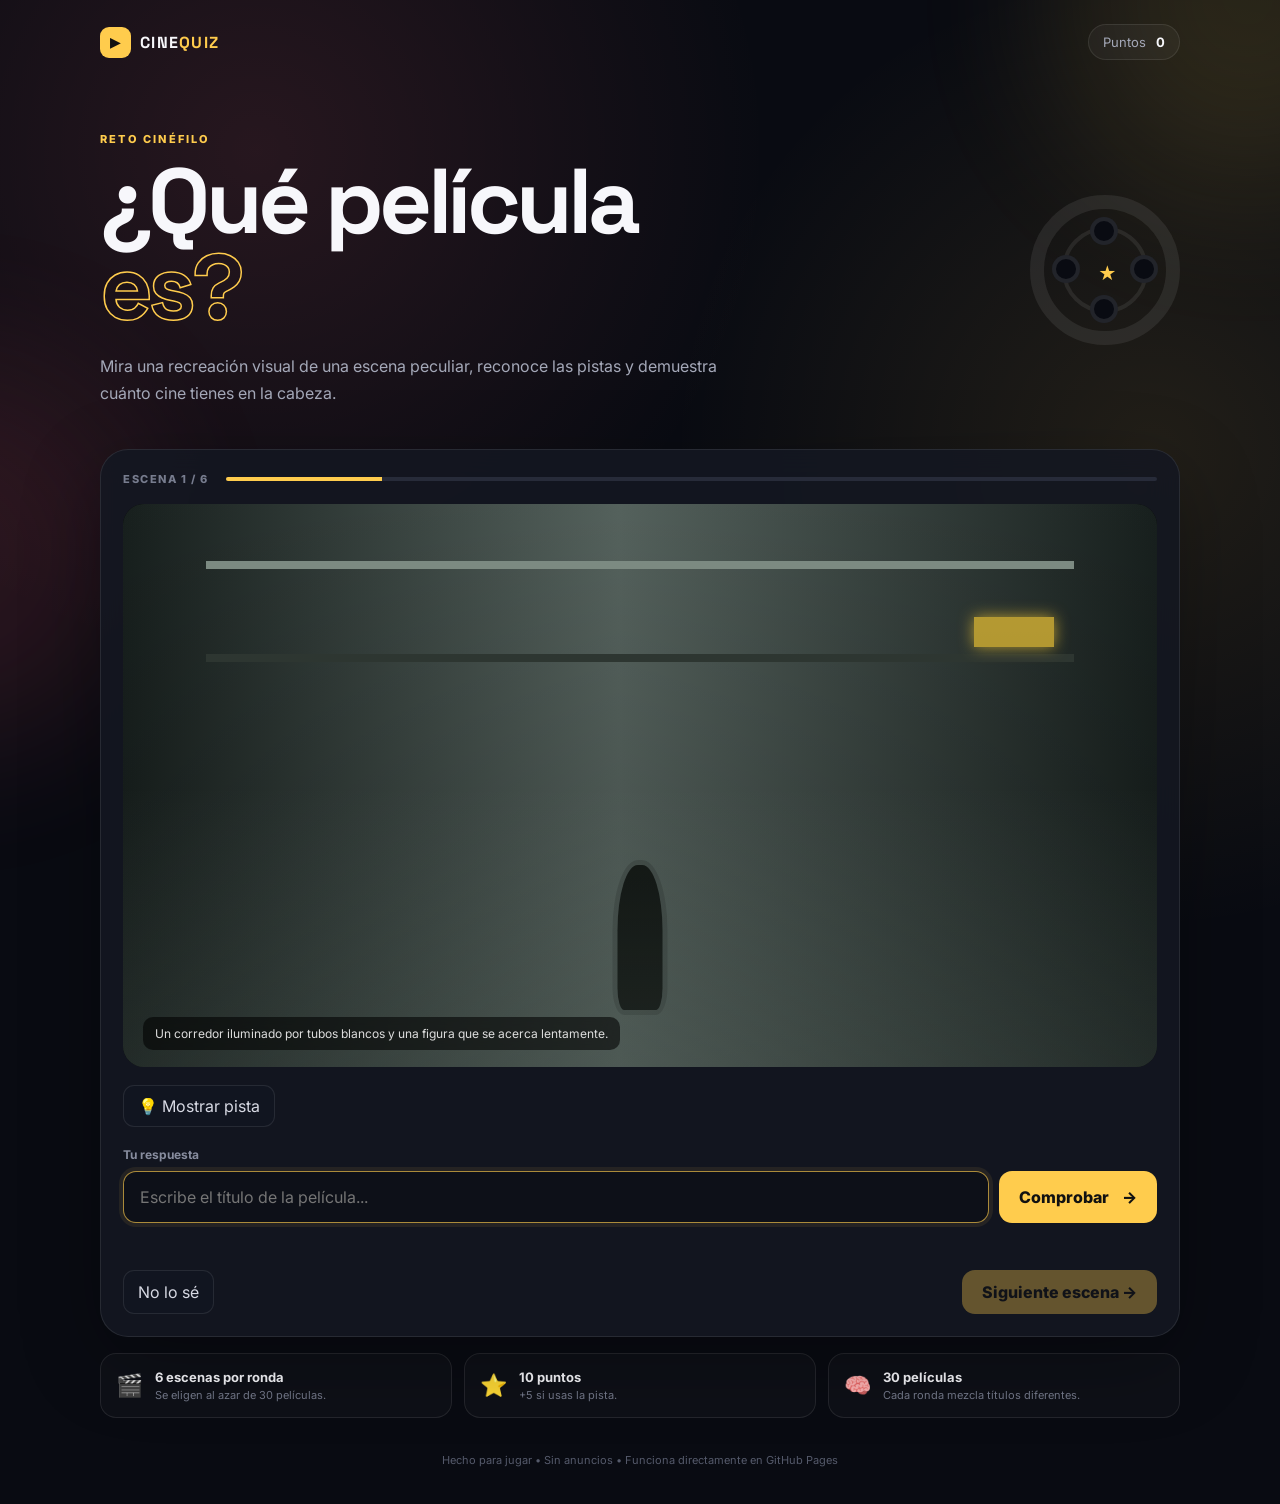
<file: index.html>
<!doctype html>
<html lang="es">
<head>
  <meta charset="UTF-8">
  <meta name="viewport" content="width=device-width, initial-scale=1.0">
  <meta name="description" content="Juego de adivinar películas a partir de escenas recreadas de forma original.">
  <title>¿Qué película es?</title>
  <link rel="preconnect" href="https://fonts.googleapis.com">
  <link rel="preconnect" href="https://fonts.gstatic.com" crossorigin>
  <link href="https://fonts.googleapis.com/css2?family=Inter:wght@400;500;600;700;800&family=Space+Grotesk:wght@500;600;700&display=swap" rel="stylesheet">
  <link rel="stylesheet" href="style.css">
  <script async src="https://pagead2.googlesyndication.com/pagead/js/adsbygoogle.js?client=ca-pub-7962434886627070"
     crossorigin="anonymous"></script>
</head>
<body>
  <div class="bg-orb orb-a"></div>
  <div class="bg-orb orb-b"></div>

  <main class="app-shell">
    <header class="topbar">
      <div class="brand"><span class="brand-mark">▶</span><span>CINE<span class="accent">QUIZ</span></span></div>
      <div class="score-pill">Puntos <strong id="score">0</strong></div>
    </header>

    <section class="hero">
      <div>
        <p class="eyebrow">RETO CINÉFILO</p>
        <h1>¿Qué película<br><span>es?</span></h1>
        <p class="hero-copy">Mira una recreación visual de una escena peculiar, reconoce las pistas y demuestra cuánto cine tienes en la cabeza.</p>
      </div>
      <div class="film-reel" aria-hidden="true">
        <div class="reel-hole h1"></div><div class="reel-hole h2"></div>
        <div class="reel-hole h3"></div><div class="reel-hole h4"></div>
        <div class="reel-center">★</div>
      </div>
    </section>

    <section class="game-card" id="game">
      <div class="game-meta">
        <span id="questionNumber">ESCENA 1 / 6</span>
        <div class="progress"><div id="progressBar"></div></div>
      </div>

      <div class="scene-wrap">
        <div class="scene" id="scene" aria-label="Recreación visual de una escena">
          <!-- Se rellena desde JavaScript -->
        </div>
        <div class="scene-caption" id="sceneCaption"></div>
      </div>

      <div class="clue-row">
        <button class="hint-btn" id="hintBtn">💡 Mostrar pista</button>
        <div class="hint" id="hint" hidden></div>
      </div>

      <div class="answer-area">
        <label for="answer">Tu respuesta</label>
        <div class="answer-line">
          <input id="answer" type="text" autocomplete="off" placeholder="Escribe el título de la película..." maxlength="80">
          <button class="check-btn" id="checkBtn">Comprobar <span>→</span></button>
        </div>
        <p class="feedback" id="feedback" aria-live="polite"></p>
      </div>

      <div class="actions">
        <button class="secondary-btn" id="skipBtn">No lo sé</button>
        <button class="next-btn" id="nextBtn" disabled>Siguiente escena →</button>
      </div>
    </section>

    <section class="rules">
      <div><span>🎬</span><div><strong>6 escenas por ronda</strong><small>Se eligen al azar de 30 películas.</small></div></div>
      <div><span>⭐</span><div><strong>10 puntos</strong><small>+5 si usas la pista.</small></div></div>
      <div><span>🧠</span><div><strong>30 películas</strong><small>Cada ronda mezcla títulos diferentes.</small></div></div>
    </section>

    <section class="result-card" id="result" hidden>
      <div class="result-icon">🏆</div>
      <p class="eyebrow">PARTIDA TERMINADA</p>
      <h2 id="finalTitle">¡Buen trabajo!</h2>
      <p id="finalText"></p>
      <button class="restart-btn" id="restartBtn">Jugar otra vez</button>
    </section>

    <footer>Hecho para jugar • Sin anuncios • Funciona directamente en GitHub Pages</footer>
  </main>

  <script src="script.js"></script>
</body>
</html>
</file>
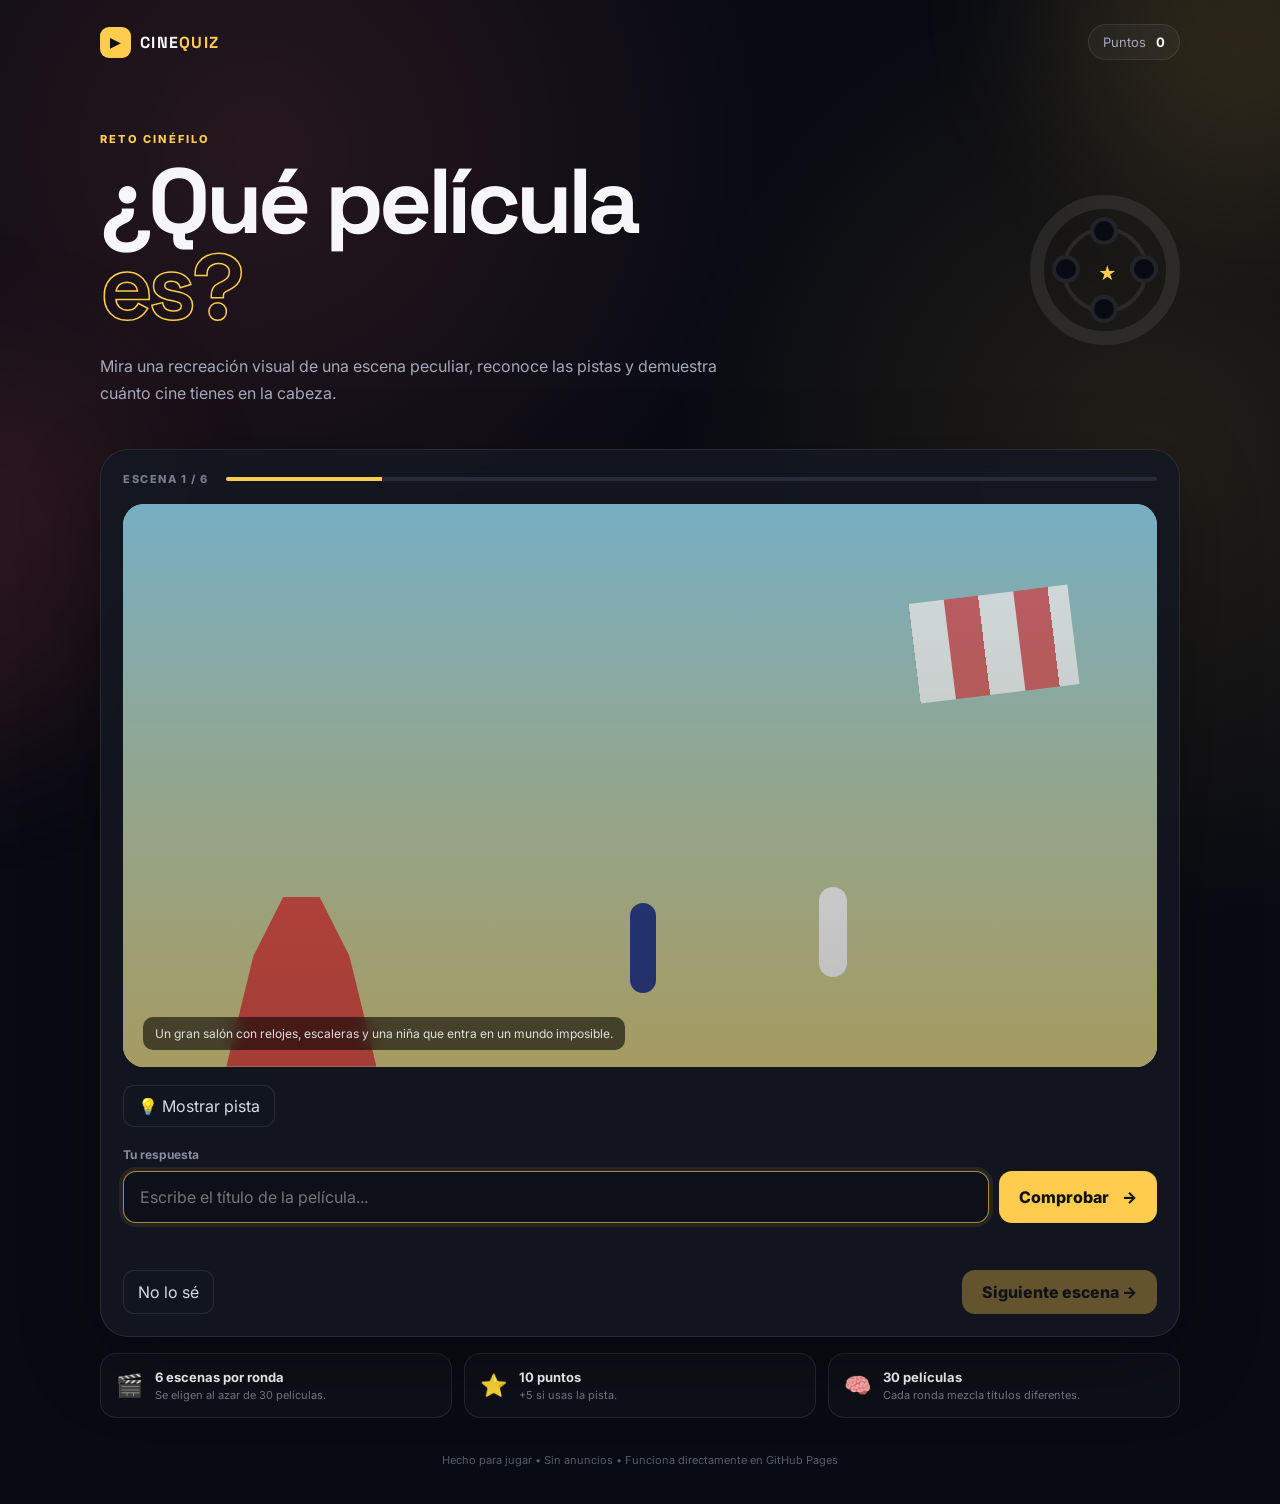
<file: index_6_por_ronda.html>
<!doctype html>
<html lang="es">
<head>
  <meta charset="UTF-8">
  <meta name="viewport" content="width=device-width, initial-scale=1.0">
  <meta name="description" content="Juego de adivinar películas a partir de escenas recreadas de forma original.">
  <title>¿Qué película es?</title>
  <link rel="preconnect" href="https://fonts.googleapis.com">
  <link rel="preconnect" href="https://fonts.gstatic.com" crossorigin>
  <link href="https://fonts.googleapis.com/css2?family=Inter:wght@400;500;600;700;800&family=Space+Grotesk:wght@500;600;700&display=swap" rel="stylesheet">
  <link rel="stylesheet" href="style.css">
</head>
<body>
  <div class="bg-orb orb-a"></div>
  <div class="bg-orb orb-b"></div>

  <main class="app-shell">
    <header class="topbar">
      <div class="brand"><span class="brand-mark">▶</span><span>CINE<span class="accent">QUIZ</span></span></div>
      <div class="score-pill">Puntos <strong id="score">0</strong></div>
    </header>

    <section class="hero">
      <div>
        <p class="eyebrow">RETO CINÉFILO</p>
        <h1>¿Qué película<br><span>es?</span></h1>
        <p class="hero-copy">Mira una recreación visual de una escena peculiar, reconoce las pistas y demuestra cuánto cine tienes en la cabeza.</p>
      </div>
      <div class="film-reel" aria-hidden="true">
        <div class="reel-hole h1"></div><div class="reel-hole h2"></div>
        <div class="reel-hole h3"></div><div class="reel-hole h4"></div>
        <div class="reel-center">★</div>
      </div>
    </section>

    <section class="game-card" id="game">
      <div class="game-meta">
        <span id="questionNumber">ESCENA 1 / 6</span>
        <div class="progress"><div id="progressBar"></div></div>
      </div>

      <div class="scene-wrap">
        <div class="scene" id="scene" aria-label="Recreación visual de una escena">
          <!-- Se rellena desde JavaScript -->
        </div>
        <div class="scene-caption" id="sceneCaption"></div>
      </div>

      <div class="clue-row">
        <button class="hint-btn" id="hintBtn">💡 Mostrar pista</button>
        <div class="hint" id="hint" hidden></div>
      </div>

      <div class="answer-area">
        <label for="answer">Tu respuesta</label>
        <div class="answer-line">
          <input id="answer" type="text" autocomplete="off" placeholder="Escribe el título de la película..." maxlength="80">
          <button class="check-btn" id="checkBtn">Comprobar <span>→</span></button>
        </div>
        <p class="feedback" id="feedback" aria-live="polite"></p>
      </div>

      <div class="actions">
        <button class="secondary-btn" id="skipBtn">No lo sé</button>
        <button class="next-btn" id="nextBtn" disabled>Siguiente escena →</button>
      </div>
    </section>

    <section class="rules">
      <div><span>🎬</span><div><strong>6 escenas por ronda</strong><small>Se eligen al azar de 30 películas.</small></div></div>
      <div><span>⭐</span><div><strong>10 puntos</strong><small>+5 si usas la pista.</small></div></div>
      <div><span>🧠</span><div><strong>30 películas</strong><small>Cada ronda mezcla títulos diferentes.</small></div></div>
    </section>

    <section class="result-card" id="result" hidden>
      <div class="result-icon">🏆</div>
      <p class="eyebrow">PARTIDA TERMINADA</p>
      <h2 id="finalTitle">¡Buen trabajo!</h2>
      <p id="finalText"></p>
      <button class="restart-btn" id="restartBtn">Jugar otra vez</button>
    </section>

    <footer>Hecho para jugar • Sin anuncios • Funciona directamente en GitHub Pages</footer>
  </main>

  <script src="script.js"></script>
</body>
</html>
</file>
<file: style.css>
* { box-sizing: border-box; }

:root {
  --bg: #090b12;
  --panel: rgba(20, 23, 34, .88);
  --panel-2: #151927;
  --text: #f7f7fb;
  --muted: #a4a8b8;
  --line: rgba(255,255,255,.09);
  --accent: #ffcc4d;
  --accent-2: #ff6b7a;
  --good: #5ee6a8;
  --bad: #ff7484;
}

body {
  margin: 0;
  min-height: 100vh;
  color: var(--text);
  background:
    radial-gradient(circle at 20% 10%, rgba(255, 107, 122, .12), transparent 32rem),
    radial-gradient(circle at 90% 30%, rgba(255, 204, 77, .10), transparent 30rem),
    var(--bg);
  font-family: Inter, system-ui, sans-serif;
  overflow-x: hidden;
}

button, input { font: inherit; }
button { cursor: pointer; }

.bg-orb {
  position: fixed;
  width: 24rem; height: 24rem;
  border-radius: 50%;
  filter: blur(80px);
  pointer-events: none;
  opacity: .13;
}
.orb-a { background: #ff5c72; top: 40%; left: -15rem; }
.orb-b { background: #ffd34d; top: -12rem; right: -10rem; }

.app-shell { width: min(1080px, calc(100% - 32px)); margin: 0 auto; padding: 24px 0 32px; position: relative; z-index: 1; }

.topbar { display:flex; justify-content:space-between; align-items:center; }
.brand { font-family:"Space Grotesk", sans-serif; font-weight:800; letter-spacing:.08em; display:flex; align-items:center; gap:9px; }
.brand-mark { width:31px; height:31px; display:grid; place-items:center; background:var(--accent); color:#111; border-radius:9px; font-size:13px; }
.accent { color:var(--accent); }
.score-pill { border:1px solid var(--line); background:rgba(255,255,255,.04); padding:9px 14px; border-radius:999px; color:var(--muted); font-size:13px; }
.score-pill strong { color:var(--text); margin-left:6px; }

.hero { display:flex; align-items:center; justify-content:space-between; gap:30px; padding:72px 0 42px; }
.eyebrow { color:var(--accent); font-size:11px; font-weight:800; letter-spacing:.2em; margin:0 0 12px; }
h1, h2 { font-family:"Space Grotesk", sans-serif; margin:0; line-height:.94; letter-spacing:-.05em; }
h1 { font-size:clamp(54px, 8vw, 92px); }
h1 span { color:transparent; -webkit-text-stroke:1.5px var(--accent); }
.hero-copy { max-width:620px; color:var(--muted); line-height:1.7; font-size:16px; margin:22px 0 0; }

.film-reel { width:150px; height:150px; min-width:150px; border:14px solid rgba(255,255,255,.08); border-radius:50%; position:relative; animation:float 5s ease-in-out infinite; }
.film-reel:before { content:""; position:absolute; inset:18px; border:4px solid rgba(255,255,255,.08); border-radius:50%; }
.reel-hole { position:absolute; width:28px; height:28px; border-radius:50%; background:var(--bg); border:4px solid rgba(255,255,255,.1); }
.h1 { top:8px; left:46px; } .h2 { right:8px; top:46px; } .h3 { bottom:8px; left:46px; } .h4 { left:8px; top:46px; }
.reel-center { position:absolute; inset:54px; border-radius:50%; display:grid; place-items:center; color:var(--accent); font-size:18px; }

.game-card, .result-card { background:var(--panel); border:1px solid var(--line); border-radius:28px; padding:22px; box-shadow:0 24px 80px rgba(0,0,0,.28); backdrop-filter:blur(16px); }
.game-meta { display:flex; align-items:center; gap:18px; color:#777c8e; font-size:11px; font-weight:800; letter-spacing:.14em; margin-bottom:18px; }
.progress { height:4px; background:#272b39; border-radius:99px; flex:1; overflow:hidden; }
#progressBar { width:12.5%; height:100%; background:var(--accent); transition:width .35s ease; }

.scene-wrap { position:relative; overflow:hidden; border-radius:21px; background:#08090d; }
.scene { aspect-ratio: 16/8.7; min-height:290px; position:relative; overflow:hidden; }
.scene-caption { position:absolute; left:20px; bottom:17px; padding:9px 12px; border-radius:10px; background:rgba(0,0,0,.58); backdrop-filter:blur(8px); color:#ddd; font-size:12px; max-width:80%; }

.clue-row { display:flex; align-items:center; gap:12px; margin:18px 0 4px; min-height:34px; }
.hint-btn, .secondary-btn { border:1px solid var(--line); background:#111520; color:#d7d9e3; padding:10px 14px; border-radius:11px; }
.hint-btn:hover, .secondary-btn:hover { border-color:rgba(255,255,255,.2); }
.hint { color:#c9ccda; font-size:13px; line-height:1.5; }

.answer-area { margin-top:20px; }
.answer-area label { display:block; color:#888d9f; font-size:12px; font-weight:700; margin-bottom:9px; }
.answer-line { display:flex; gap:10px; }
input { width:100%; min-width:0; border:1px solid var(--line); outline:none; background:#0d1018; color:var(--text); border-radius:13px; padding:15px 16px; transition:.2s; }
input:focus { border-color:rgba(255,204,77,.65); box-shadow:0 0 0 4px rgba(255,204,77,.08); }
.check-btn, .next-btn, .restart-btn { border:0; border-radius:13px; padding:0 20px; background:var(--accent); color:#111; font-weight:800; white-space:nowrap; }
.check-btn span { margin-left:10px; }
.feedback { min-height:20px; margin:9px 2px 0; font-size:13px; }
.feedback.good { color:var(--good); } .feedback.bad { color:var(--bad); }

.actions { display:flex; justify-content:space-between; gap:10px; margin-top:18px; }
.next-btn { padding:12px 20px; }
.next-btn:disabled { opacity:.35; cursor:not-allowed; }
.restart-btn { padding:13px 20px; margin-top:18px; }

.rules { display:grid; grid-template-columns:repeat(3,1fr); gap:12px; margin:16px 0 30px; }
.rules > div { border:1px solid var(--line); background:rgba(255,255,255,.025); border-radius:16px; padding:15px; display:flex; gap:12px; align-items:center; }
.rules span { font-size:22px; }
.rules strong, .rules small { display:block; }
.rules strong { font-size:13px; }
.rules small { color:#74798a; margin-top:3px; font-size:11px; }

.result-card { text-align:center; padding:60px 22px; }
.result-icon { font-size:55px; margin-bottom:15px; }
.result-card h2 { font-size:48px; }
.result-card p:not(.eyebrow) { color:var(--muted); line-height:1.6; }

footer { text-align:center; color:#555a6b; font-size:11px; padding:5px 0; }

@keyframes float { 0%,100%{transform:translateY(0) rotate(0deg)} 50%{transform:translateY(-10px) rotate(5deg)} }

/* Escenas */
.scene * { position:absolute; }
.sky { inset:0; background:linear-gradient(#151a36 0%, #5a3954 52%, #d08a58 100%); }
.moon { width:90px;height:90px;border-radius:50%;background:#f4dca1;right:11%;top:11%;box-shadow:0 0 45px #f4dca1; }
.water { left:0;right:0;bottom:0;height:43%;background:repeating-linear-gradient(170deg,#263b50 0 9px,#324c61 10px 13px); }
.rock { bottom:20%;left:13%;width:160px;height:85px;background:#151922;clip-path:polygon(0 100%,25% 25%,42% 48%,63% 12%,78% 55%,100% 100%); }
.silhouette { bottom:17%;left:43%;width:80px;height:150px;background:#080a0e;border-radius:45% 45% 8% 8%; }
.silhouette:before { content:""; width:52px;height:52px;border-radius:50%;background:#080a0e;top:-42px;left:14px; }
.silhouette:after { content:""; width:135px;height:12px;background:#080a0e;top:55px;left:-27px;transform:rotate(-7deg); }
.stars { inset:0;background-image:radial-gradient(#fff 1px,transparent 1px);background-size:47px 39px;opacity:.35; }

.mansion { inset:0;background:linear-gradient(#20252d,#3d4047); }
.house { bottom:12%;left:17%;width:66%;height:58%;background:#17191d;clip-path:polygon(0 100%,0 38%,50% 0,100% 38%,100% 100%); }
.window { width:45px;height:65px;background:#e4c66e;box-shadow:0 0 25px rgba(255,215,100,.4);top:41%; }
.w1{left:32%}.w2{left:52%}.w3{left:72%}
.door { width:55px;height:90px;background:#08090b;bottom:12%;left:47%;border:3px solid #454750; }
.fog { inset:0;background:linear-gradient(transparent 55%,rgba(220,220,220,.14)); }

.desert { inset:0;background:linear-gradient(#6b7d91,#d2a36b 54%,#6c452e); }
.sun { width:110px;height:110px;border-radius:50%;background:#ffcf72;top:12%;left:15%;box-shadow:0 0 50px #ffb94d; }
.pyramid { bottom:14%;left:50%;width:250px;height:170px;background:#b7824f;clip-path:polygon(50% 0,100% 100%,0 100%); }
.shadow { bottom:14%;left:50%;width:250px;height:170px;background:rgba(0,0,0,.22);clip-path:polygon(50% 0,100% 100%,50% 100%); }
.explorer { bottom:17%;left:28%;width:24px;height:105px;background:#17181b;border-radius:15px; }
.explorer:before { content:""; width:30px;height:30px;border-radius:50%;background:#17181b;top:-25px;left:-3px; }
.explorer:after { content:""; width:75px;height:9px;background:#17181b;top:40px;left:-25px;transform:rotate(-12deg); }

.city { inset:0;background:linear-gradient(#10152a,#30435b 55%,#11151c); }
.city-light { bottom:0;width:100%;height:44%;background:repeating-linear-gradient(90deg,transparent 0 20px,#202a34 21px 45px); }
.neon { width:180px;height:58px;top:20%;left:14%;border:4px solid #e95b9f;box-shadow:0 0 22px #e95b9f;transform:rotate(-4deg); }
.neon-text { top:27%;left:18%;font:800 24px "Space Grotesk";color:#ffbddf;letter-spacing:.15em;text-shadow:0 0 16px #e95b9f; }
.car { bottom:14%;left:35%;width:260px;height:65px;background:#171a21;border-radius:80px 80px 15px 15px; }
.car:before { content:""; width:95px;height:45px;top:-30px;left:75px;background:#1b2029;clip-path:polygon(15% 100%,30% 0,78% 0,100% 100%); }
.wheel { width:48px;height:48px;border-radius:50%;background:#08090b;border:8px solid #363945;bottom:-18px; }
.wheel.a{left:35px}.wheel.b{right:35px}

.spaceship { inset:0;background:radial-gradient(circle at 65% 32%,#34496b,#090d17 48%,#020308); }
.planet { width:170px;height:170px;border-radius:50%;background:#826e5d;right:7%;bottom:-60px;box-shadow:inset -30px -20px 35px rgba(0,0,0,.4); }
.ship { left:25%;top:35%;width:300px;height:72px;background:#b9c2c8;clip-path:polygon(0 65%,16% 45%,55% 38%,100% 65%,58% 88%,18% 82%);filter:drop-shadow(0 0 14px rgba(180,220,255,.4)); }
.ship:after { content:""; width:150px;height:13px;background:#8fe0ff;left:70px;bottom:-20px;filter:blur(5px); }

.ballroom { inset:0;background:linear-gradient(#332a38,#8e6574 65%,#28212b); }
.chandelier { top:4%;left:43%;width:100px;height:100px;border-bottom:5px solid #e7d39b; }
.chandelier:before { content:""; width:80px;height:35px;border:5px solid #e7d39b;border-top:0;border-radius:0 0 50% 50%;left:5px;top:25px; }
.dancer { bottom:12%;left:47%;width:25px;height:120px;background:#0b0b10;border-radius:20px; }
.dancer:before { content:""; width:35px;height:35px;border-radius:50%;background:#0b0b10;top:-28px;left:-5px; }
.dancer:after { content:""; width:125px;height:80px;background:#0b0b10;clip-path:polygon(50% 0,100% 100%,0 100%);top:55px;left:-50px; }

.forest { inset:0;background:linear-gradient(#0b1716,#1b3b2b 60%,#0c1611); }
.tree { bottom:0;width:90px;height:100%;background:#101c18;clip-path:polygon(50% 0,100% 100%,0 100%); }
.t1{left:2%}.t2{left:20%;width:130px}.t3{right:7%;width:150px}
.path { bottom:0;left:35%;width:30%;height:90%;background:#a48a67;clip-path:polygon(48% 0,56% 0,100% 100%,0 100%); }
.lantern { bottom:20%;left:48%;width:35px;height:50px;border-radius:12px;background:#ffd86d;box-shadow:0 0 45px #ffd86d; }
.figure { bottom:15%;left:47%;width:42px;height:100px;background:#0a0d0d;border-radius:25px; }

.desks { inset:0;background:linear-gradient(#c9c1aa,#8b7f69); }
.table { bottom:13%;left:18%;width:64%;height:42%;background:#4a3021;border-radius:12px; }
.plates { width:90px;height:90px;border-radius:50%;background:#eee8d5;border:7px solid #b9ae91;bottom:34%; }
.p1{left:30%}.p2{left:61%}
.candles { width:14px;height:45px;background:#e9d5a0;bottom:55%;left:49%;box-shadow:0 0 18px #ffd86d; }
.person-a,.person-b { bottom:50%;width:45px;height:90px;background:#20232b;border-radius:25px; }
.person-a{left:10%}.person-b{right:10%}

@media (max-width: 700px) {
  .app-shell { width:min(100% - 20px, 1080px); padding-top:15px; }
  .hero { padding:48px 0 28px; }
  .film-reel { display:none; }
  .game-card { padding:14px; border-radius:20px; }
  .scene { min-height:220px; }
  .answer-line { flex-direction:column; }
  .check-btn { min-height:48px; }
  .rules { grid-template-columns:1fr; }
  .actions { flex-direction:column; }
  .next-btn, .secondary-btn { width:100%; min-height:46px; }
  .scene-caption { left:12px; bottom:12px; font-size:10px; }
}

@media (prefers-reduced-motion: reduce) {
  .film-reel { animation:none; }
}


/* =========================================================
   Escenas nuevas: ilustraciones más claras y reconocibles
   Cada partida selecciona 6 películas de un catálogo de 30.
   ========================================================= */

.scene-art { inset:0; overflow:hidden; position:absolute; }
.scene-art > * { position:absolute; }

/* Common helpers */
.scene-art::after { content:""; position:absolute; inset:0; pointer-events:none;
  background:linear-gradient(180deg, rgba(0,0,0,.02), rgba(0,0,0,.22)); }

.titanic { background:linear-gradient(#101b38 0%,#263b62 52%,#0b1725 100%); }
.titanic .sea { left:0;right:0;bottom:0;height:43%;background:repeating-linear-gradient(170deg,#173149 0 8px,#274b64 9px 13px); }
.titanic .stars { inset:0;background-image:radial-gradient(#fff 1.5px,transparent 1.5px);background-size:58px 47px;opacity:.55; }
.titanic .moon { width:78px;height:78px;border-radius:50%;background:#ffe7a8;right:12%;top:12%;box-shadow:0 0 45px #ffe7a8; }
.titanic .ship { width:260px;height:70px;bottom:28%;left:17%;background:#20252d;clip-path:polygon(0 45%,8% 100%,92% 100%,100% 45%); }
.titanic .ship::before { content:"";position:absolute;width:180px;height:28px;left:40px;top:-17px;background:#d9d1bd;clip-path:polygon(0 100%,10% 0,90% 0,100% 100%); }
.titanic .ship::after { content:"";position:absolute;width:16px;height:55px;left:75px;top:-55px;background:#34363b;box-shadow:42px 0 #34363b,84px 0 #34363b; }
.titanic .iceberg { width:145px;height:85px;right:4%;bottom:26%;background:#dcecf1;clip-path:polygon(0 100%,20% 30%,37% 55%,58% 0,75% 48%,100% 100%); }
.titanic .couple { width:25px;height:72px;left:58%;bottom:14%;background:#080b10;border-radius:12px;box-shadow:20px -8px 0 -4px #080b10; }

.shining { background:linear-gradient(#23252c,#72706d); }
.shining .hotel-wall { inset:0;background:linear-gradient(90deg,#6f6c63 0 12%,#24252a 12% 88%,#6f6c63 88%); }
.shining .hall { left:12%;right:12%;top:0;bottom:0;background:linear-gradient(90deg,#45454a,#191a1e 50%,#45454a); }
.shining .door { width:90px;height:175px;left:50%;bottom:13%;transform:translateX(-50%);background:#241a17;border:7px solid #665e52; }
.shining .carpet { left:14%;right:14%;bottom:0;height:43%;background:#5d2631;clip-path:polygon(22% 0,78% 0,100% 100%,0 100%); }
.shining .light { width:22px;height:140px;left:50%;top:0;transform:translateX(-50%);background:#eee7c8;box-shadow:0 0 35px #fff4bd;opacity:.35; }
.shining .axe-mark { width:24px;height:95px;left:51%;top:43%;background:#1a1513;transform:rotate(18deg);box-shadow:0 0 0 5px rgba(0,0,0,.18); }

.indiana { background:linear-gradient(#78a2bb,#e0b16c 58%,#8c5634); }
.indiana .desert { inset:48% 0 0;background:#c28b54; }
.indiana .sun { width:86px;height:86px;border-radius:50%;left:12%;top:12%;background:#ffd47b;box-shadow:0 0 50px #ffbd50; }
.indiana .temple { width:270px;height:160px;left:48%;bottom:14%;background:#9b6b3f;clip-path:polygon(50% 0,100% 100%,0 100%); }
.indiana .pillar { width:32px;height:92px;left:65%;bottom:14%;background:#76502f; }
.indiana .adventurer { width:28px;height:105px;left:27%;bottom:16%;background:#27201a;border-radius:15px; }
.indiana .adventurer::before { content:"";position:absolute;width:34px;height:25px;left:-3px;top:-20px;border-radius:50%;background:#5c3d25; }
.indiana .whip { width:110px;height:5px;left:28%;bottom:42%;background:#302118;transform:rotate(-24deg);transform-origin:left; }

.bladerunner { background:linear-gradient(#11182e,#273b54 60%,#080c13); }
.bladerunner .future-sky { inset:0;background:radial-gradient(circle at 70% 20%,#566d8e,transparent 25%),linear-gradient(#11182e,#172536); }
.bladerunner .buildings { inset:auto 0 22% 0;height:52%;background:linear-gradient(90deg,#111722 0 12%,#252e3b 12% 23%,#0d121b 23% 36%,#313846 36% 49%,#0b1018 49% 64%,#252d39 64% 77%,#0b1018 77%); }
.bladerunner .rain { inset:0;background:repeating-linear-gradient(105deg,transparent 0 17px,rgba(180,220,255,.18) 18px 19px); }
.bladerunner .neon-sign { width:175px;height:55px;left:10%;top:25%;border:4px solid #ff6fae;box-shadow:0 0 30px #ff6fae;transform:rotate(-5deg); }
.bladerunner .flying-car { width:130px;height:35px;right:14%;top:39%;background:#a9bac8;border-radius:70% 70% 25% 25%;box-shadow:0 0 24px #8fdcff; }
.bladerunner .street { left:0;right:0;bottom:0;height:25%;background:#090d13; }

.space { background:#02040a; }
.space .space-bg { inset:0;background:radial-gradient(circle at 70% 30%,#3a506f,transparent 30%),#02040a; }
.space .planet-big { width:190px;height:190px;border-radius:50%;right:3%;bottom:-55px;background:#7b6c60;box-shadow:inset -30px -20px 40px rgba(0,0,0,.5); }
.space .planet-ring { width:270px;height:55px;right:-35px;bottom:18px;border:9px solid #a99883;border-radius:50%;transform:rotate(-18deg);opacity:.6; }
.space .spaceship-clear { width:285px;height:58px;left:19%;top:39%;background:#c6d0d5;clip-path:polygon(0 58%,18% 35%,62% 31%,100% 60%,62% 84%,18% 80%);filter:drop-shadow(0 0 12px rgba(180,220,255,.6)); }
.space .spaceship-clear::after { content:"";position:absolute;width:120px;height:10px;left:70px;bottom:-17px;background:#8fe5ff;filter:blur(5px); }
.space .stars2 { inset:0;background-image:radial-gradient(#fff 1px,transparent 1px);background-size:41px 37px;opacity:.7; }

.cinderella { background:linear-gradient(#31243e,#9b7181); }
.cinderella .ballroom-bg { inset:0;background:linear-gradient(#3d2a49,#b17785 68%,#28212c); }
.cinderella .chandelier-clear { width:100px;height:90px;top:4%;left:50%;transform:translateX(-50%);border-bottom:5px solid #efd58c;border-radius:50%;box-shadow:0 25px 28px rgba(255,220,130,.3); }
.cinderella .stairs { left:8%;bottom:0;width:84%;height:55%;background:#6e5261;clip-path:polygon(0 100%,20% 20%,65% 20%,100% 100%); }
.cinderella .princess { width:25px;height:100px;left:52%;bottom:22%;background:#1b1521;border-radius:15px; }
.cinderella .dress { width:130px;height:85px;left:calc(52% - 52px);bottom:8%;background:#d9eaff;clip-path:polygon(50% 0,100% 100%,0 100%);filter:drop-shadow(0 0 14px #bde0ff); }
.cinderella .shoe { width:35px;height:15px;left:65%;bottom:9%;background:#d9f4ff;transform:rotate(-12deg);border-radius:50%;box-shadow:0 0 15px #fff; }

.lotr { background:linear-gradient(#10221f,#2e5943 60%,#101a13); }
.lotr .forest-bg { inset:0;background:linear-gradient(#081817,#244b36 58%,#0c1610); }
.lotr .mountains { width:75%;height:55%;left:25%;top:8%;background:#1b302b;clip-path:polygon(0 100%,35% 30%,55% 65%,80% 10%,100% 100%); }
.lotr .trees { inset:auto 0 0;height:70%;background:linear-gradient(90deg,#0b1511 0 8%,transparent 8% 20%,#0b1511 20% 28%,transparent 28% 72%,#0b1511 72% 81%,transparent 81%); }
.lotr .path-clear { width:38%;height:82%;left:31%;bottom:0;background:#a38a68;clip-path:polygon(44% 0,56% 0,100% 100%,0 100%); }
.lotr .traveler { width:32px;height:95px;left:49%;bottom:17%;background:#111713;border-radius:18px; }
.lotr .lantern-clear { width:27px;height:38px;left:56%;bottom:27%;background:#ffd86d;border-radius:8px;box-shadow:0 0 35px #ffd86d; }

.harrysally { background:#8c7662; }
.harrysally .restaurant { inset:0;background:linear-gradient(#5b3b2c,#b49778); }
.harrysally .booth { left:7%;right:7%;bottom:19%;height:45%;background:#7a2431;border-radius:20px 20px 0 0; }
.harrysally .table-clear { width:62%;height:25%;left:19%;bottom:15%;background:#5a3825;border-radius:50%; }
.harrysally .person-left,.harrysally .person-right { width:35px;height:85px;bottom:32%;background:#20232a;border-radius:18px; }
.harrysally .person-left { left:24%; }.harrysally .person-right { right:24%; }
.harrysally .speech { width:70px;height:40px;left:46%;top:19%;border-radius:50%;background:#f7eee0;box-shadow:0 0 0 5px rgba(255,255,255,.1); }

.et { background:linear-gradient(#101f44,#718cc0); }
.et .suburb-sky { inset:0;background:linear-gradient(#14254e,#7f98c3); }
.et .moon-big { width:220px;height:220px;border-radius:50%;right:7%;top:5%;background:#f0e4cb;box-shadow:0 0 45px #e9e0cb; }
.et .hill { left:0;right:0;bottom:0;height:38%;background:#18251f;clip-path:polygon(0 70%,35% 25%,62% 58%,100% 20%,100% 100%,0 100%); }
.et .bike { width:115px;height:70px;left:37%;bottom:18%;border:5px solid #111; border-radius:50%;box-shadow:90px 0 0 -28px #111; }
.et .kid { width:25px;height:80px;left:49%;bottom:26%;background:#101216;border-radius:15px; }
.et .et-figure { width:38px;height:58px;left:53%;bottom:25%;background:#657b62;border-radius:45%; }

.duel { background:#d3a77b; }
.duel .road-sky { inset:0;background:linear-gradient(#9eb5c2 0 55%,#bd956d 56%); }
.duel .road { left:0;right:0;bottom:0;height:48%;background:#55483f;clip-path:polygon(36% 0,64% 0,100% 100%,0 100%); }
.duel .truck { width:180px;height:65px;right:13%;bottom:30%;background:#333a3d;border-radius:10px;box-shadow:0 0 18px rgba(0,0,0,.3); }
.duel .car-red { width:105px;height:42px;left:18%;bottom:20%;background:#9b2c27;border-radius:35px 35px 8px 8px; }
.duel .dust { width:230px;height:70px;left:8%;bottom:14%;background:rgba(230,190,145,.45);border-radius:50%;filter:blur(8px); }

.coraline { background:#3b4a72; }
.coraline .wallpaper { inset:0;background:repeating-linear-gradient(90deg,#4d5b87 0 30px,#586998 31px 34px); }
.coraline .secret-door { width:145px;height:190px;left:42%;bottom:10%;background:#35261d;border:12px solid #7b5b3d;border-radius:4px; }
.coraline .blue-room { width:90px;height:135px;left:calc(42% + 27px);bottom:30%;background:#192d55; }
.coraline .button-eye { width:45px;height:45px;left:54%;top:29%;border-radius:50%;background:#111;border:10px solid #d8c39d; }
.coraline .girl { width:24px;height:85px;left:27%;bottom:13%;background:#e6a64e;border-radius:12px; }

.collateral { background:#182039; }
.collateral .la-sky { inset:0;background:linear-gradient(#171e38,#7e5c5d 62%,#1b1d25); }
.collateral .city-blocks { left:0;right:0;bottom:0;height:48%;background:linear-gradient(90deg,#171a24 0 18%,#292d39 18% 32%,#111520 32% 50%,#2d3038 50% 70%,#121722 70%); }
.collateral .taxi { width:180px;height:48px;left:34%;bottom:16%;background:#c5ad3c;border-radius:40px 50px 8px 8px; }
.collateral .taxi::before { content:"";position:absolute;width:70px;height:28px;left:52px;top:-20px;background:#30333b;clip-path:polygon(15% 100%,30% 0,78% 0,100% 100%); }
.collateral .passenger { width:20px;height:52px;left:48%;bottom:29%;background:#12141a;border-radius:12px; }
.collateral .streetlight { width:8px;height:150px;right:14%;bottom:0;background:#222; }
.collateral .streetlight::before { content:"";position:absolute;width:45px;height:8px;right:0;top:0;background:#222; }

.jurassic { background:#173f2d; }
.jurassic .jungle { inset:0;background:linear-gradient(#294f3c,#10251b); }
.jurassic .mountain { width:70%;height:55%;left:15%;top:0;background:#1b3029;clip-path:polygon(0 100%,42% 20%,60% 48%,100% 100%); }
.jurassic .fence { left:0;right:0;bottom:29%;height:18%;border-top:6px solid #8f9b94;border-bottom:6px solid #8f9b94;background:repeating-linear-gradient(90deg,transparent 0 28px,#8f9b94 29px 34px);opacity:.8; }
.jurassic .dino-head { width:100px;height:130px;right:15%;bottom:34%;background:#243f2d;border-radius:50% 50% 35% 20%;transform:rotate(-12deg); }
.jurassic .dino-head::before { content:"";position:absolute;width:18px;height:18px;right:25px;top:30px;background:#ffd54a;border-radius:50%; }
.jurassic .jeep { width:130px;height:50px;left:14%;bottom:12%;background:#d0aa3c;border-radius:10px; }
.jurassic .rain-lines { inset:0;background:repeating-linear-gradient(105deg,transparent 0 22px,rgba(210,235,255,.16) 23px 24px); }

.pulp { background:#b48a62; }
.pulp .diner-bg { inset:0;background:linear-gradient(#73432e,#c19a6d); }
.pulp .booth-red { left:8%;right:8%;bottom:20%;height:42%;background:#8f2430;border-radius:22px; }
.pulp .milkshake { width:32px;height:55px;left:30%;bottom:38%;background:#f0d7b6;border-radius:5px 5px 12px 12px;box-shadow:0 -18px 0 -6px #fff1df; }
.pulp .suit-person,.pulp .suit-person2 { width:28px;height:95px;bottom:24%;background:#111319;border-radius:15px; }
.pulp .suit-person { left:25%; }.pulp .suit-person2 { right:25%; }
.pulp .briefcase { width:65px;height:42px;left:47%;bottom:28%;background:#493526;border-radius:5px; }

.memento { background:#7d6653; }
.memento .room { inset:0;background:linear-gradient(#9d856d,#59463a); }
.memento .desk { width:65%;height:25%;left:18%;bottom:17%;background:#3b2a22; }
.memento .photo { width:110px;height:75px;left:29%;top:22%;background:#ddd0b7;transform:rotate(-5deg); }
.memento .polaroids { width:85px;height:65px;right:24%;top:35%;background:#eee4cf;transform:rotate(9deg); }
.memento .man { width:28px;height:100px;right:18%;bottom:20%;background:#202127;border-radius:15px; }
.memento .tattoo-note { width:120px;height:30px;left:40%;bottom:42%;background:#f0e2bd;transform:rotate(-8deg); }

.orient { background:#9fb6c9; }
.orient .snow-sky { inset:0;background:linear-gradient(#788ea4,#dbe5eb); }
.orient .mountain-snow { left:0;right:0;bottom:30%;height:50%;background:#75838a;clip-path:polygon(0 100%,20% 20%,40% 75%,63% 10%,80% 70%,100% 25%,100% 100%); }
.orient .train { left:4%;right:4%;bottom:12%;height:28%;background:#263744;border-radius:10px 10px 0 0; }
.orient .train-window { width:72px;height:48px;left:45%;bottom:23%;background:#d8b96d;border:6px solid #17222a;box-shadow:-100px 0 #d8b96d,100px 0 #d8b96d; }
.orient .snowfall { inset:0;background:repeating-linear-gradient(115deg,transparent 0 18px,rgba(255,255,255,.65) 19px 21px); }

.encounters { background:#111c35; }
.encounters .farm-sky { inset:0;background:linear-gradient(#0c1730,#273a57 60%,#111711); }
.encounters .stars3 { inset:0;background-image:radial-gradient(#fff 1px,transparent 1px);background-size:53px 41px;opacity:.65; }
.encounters .mountain-dark { width:75%;height:48%;left:13%;bottom:25%;background:#10171d;clip-path:polygon(0 100%,35% 25%,54% 60%,75% 8%,100% 100%); }
.encounters .farmhouse { width:120px;height:80px;left:12%;bottom:17%;background:#171714;clip-path:polygon(0 100%,0 35%,50% 0,100% 35%,100% 100%); }
.encounters .ufo-lights { width:190px;height:45px;right:16%;top:22%;background:radial-gradient(ellipse,#f9ed9a 0 20%,transparent 65%);border-radius:50%;box-shadow:0 30px 25px rgba(255,235,120,.25); }

.jaws { background:#17627c; }
.jaws .ocean { inset:0;background:linear-gradient(#4d91a8,#126078 60%,#083e50); }
.jaws .sunset { width:95px;height:95px;border-radius:50%;right:14%;top:15%;background:#ffbf69;box-shadow:0 0 35px #ffb45c; }
.jaws .boat { width:170px;height:45px;left:17%;bottom:34%;background:#d9d0bd;clip-path:polygon(0 0,100% 0,82% 100%,18% 100%); }
.jaws .shark { width:210px;height:70px;left:45%;bottom:20%;background:#304c59;border-radius:60% 45% 45% 60%;transform:rotate(-8deg); }
.jaws .shark::before { content:"";position:absolute;width:85px;height:48px;right:-25px;top:10px;background:#304c59;clip-path:polygon(0 0,100% 50%,0 100%); }
.jaws .shark::after { content:"";position:absolute;width:45px;height:60px;left:60px;top:-42px;background:#304c59;clip-path:polygon(0 100%,50% 0,100% 100%); }
.jaws .waves { left:0;right:0;bottom:0;height:20%;background:repeating-linear-gradient(170deg,transparent 0 12px,rgba(255,255,255,.18) 13px 16px); }

.toystory { background:#75aee2; }
.toystory .wall-blue { inset:0;background:#73aee1; }
.toystory .floor { left:0;right:0;bottom:0;height:35%;background:#b58c60; }
.toystory .clouds { inset:0;background-image:radial-gradient(ellipse at 18% 20%,#fff 0 35px,transparent 37px),radial-gradient(ellipse at 58% 14%,#fff 0 30px,transparent 32px);opacity:.8; }
.toystory .toybox { width:135px;height:90px;left:12%;bottom:16%;background:#e7a83b;border:7px solid #8d5d24; }
.toystory .cowboy { width:30px;height:100px;left:48%;bottom:19%;background:#7a5036;border-radius:15px; }
.toystory .rocket { width:45px;height:100px;right:18%;bottom:15%;background:#e4e4df;border-radius:50% 50% 20% 20%;box-shadow:inset 0 -25px #e34f40; }

.maltese { background:#12151c; }
.maltese .noir-sky { inset:0;background:linear-gradient(#1a2230,#343943); }
.maltese .city-noir { left:0;right:0;bottom:0;height:55%;background:linear-gradient(90deg,#11151d 0 20%,#252a31 20% 36%,#10151c 36% 60%,#2b2f36 60% 80%,#10151c 80%); }
.maltese .rain-noir { inset:0;background:repeating-linear-gradient(105deg,transparent 0 17px,rgba(190,210,225,.18) 18px 19px); }
.maltese .detective { width:30px;height:110px;left:48%;bottom:12%;background:#080a0e;border-radius:15px; }
.maltese .falcon { width:55px;height:70px;right:18%;bottom:25%;background:#7d5c3f;clip-path:polygon(50% 0,65% 30%,100% 45%,65% 60%,50% 100%,35% 60%,0 45%,35% 30%); }

.pirates { background:#10182a; }
.pirates .storm-sky { inset:0;background:linear-gradient(#11182a,#354c66 60%,#17202b); }
.pirates .ocean-dark { left:0;right:0;bottom:0;height:45%;background:repeating-linear-gradient(175deg,#102638 0 12px,#1b3b50 13px 17px); }
.pirates .pirate-ship { width:270px;height:120px;left:25%;bottom:18%;background:#1b1513;clip-path:polygon(0 70%,12% 55%,30% 56%,30% 0,34% 0,34% 55%,66% 55%,66% 8%,70% 8%,70% 55%,100% 70%,85% 100%,10% 100%); }
.pirates .moon-pirate { width:80px;height:80px;border-radius:50%;right:14%;top:13%;background:#e5d6ad;box-shadow:0 0 30px #e5d6ad; }
.pirates .skull-flag { width:55px;height:42px;left:54%;top:24%;background:#eee;clip-path:polygon(0 0,100% 0,80% 100%,0 100%); }

.blackswan { background:#211c28; }
.blackswan .studio { inset:0;background:linear-gradient(#2a2330,#756b76); }
.blackswan .mirror { width:45%;height:72%;left:27%;top:10%;border:8px solid #b4aab2;background:linear-gradient(90deg,#6d6c75,#bbb4ba,#696972); }
.blackswan .ballerina { width:25px;height:115px;left:48%;bottom:18%;background:#111016;border-radius:14px; }
.blackswan .feathers { width:120px;height:65px;left:38%;bottom:8%;background:#08080d;clip-path:polygon(50% 0,100% 100%,0 100%); }
.blackswan .spotlight { width:180px;height:180px;border-radius:50%;left:calc(50% - 90px);top:0;background:rgba(255,255,255,.08); }

.frankenstein { background:#11182a; }
.frankenstein .gothic-sky { inset:0;background:linear-gradient(#0b1020,#28354a); }
.frankenstein .castle { width:230px;height:190px;left:35%;bottom:15%;background:#171d26;clip-path:polygon(0 100%,0 35%,20% 35%,20% 0,30% 35%,50% 15%,70% 35%,80% 0,90% 35%,100% 35%,100% 100%); }
.frankenstein .lightning { width:7px;height:145px;left:67%;top:4%;background:#d8efff;transform:skew(-18deg);box-shadow:0 0 20px #d8efff; }
.frankenstein .lab { width:105px;height:80px;left:42%;bottom:27%;background:#333b42;border:5px solid #727b80; }
.frankenstein .monster { width:42px;height:95px;right:16%;bottom:12%;background:#52635c;border-radius:18px; }
.frankenstein .monster::before { content:"";position:absolute;width:50px;height:48px;left:-4px;top:-32px;background:#52635c;border-radius:50%; }

.breakfast { background:#d8d0bc; }
.breakfast .school-wall { inset:0;background:#d4cbb6; }
.breakfast .lockers { left:8%;right:8%;top:12%;height:62%;background:repeating-linear-gradient(90deg,#777b78 0 54px,#5f6462 55px 59px);border:6px solid #474c4a; }
.breakfast .floor-school { left:0;right:0;bottom:0;height:30%;background:#6f7472; }
.breakfast .students { width:140px;height:75px;left:40%;bottom:18%;background:#30333a;border-radius:50% 50% 12px 12px; }
.breakfast .school-clock { width:60px;height:60px;border-radius:50%;right:10%;top:10%;background:#eee;border:5px solid #333; }

.howl { background:#7cb1c8; }
.howl .anime-sky { inset:0;background:linear-gradient(#7db4ce,#d8d7b7); }
.howl .hills { left:0;right:0;bottom:0;height:50%;background:#5d8c62;clip-path:polygon(0 80%,25% 30%,50% 65%,75% 15%,100% 65%,100% 100%,0 100%); }
.howl .moving-castle { width:210px;height:125px;left:45%;bottom:20%;background:#51433c;clip-path:polygon(0 65%,10% 35%,28% 45%,35% 10%,48% 40%,65% 0,76% 42%,100% 25%,90% 100%,10% 100%); }
.howl .cloud { width:180px;height:55px;left:10%;top:20%;background:rgba(255,255,255,.65);border-radius:50%; }
.howl .girl-hat { width:28px;height:90px;left:26%;bottom:20%;background:#9b6147;border-radius:15px; }

.alien { background:#0a0d0e; }
.alien .ship-corridor { inset:0;background:linear-gradient(90deg,#18201e,#56635e 48%,#18201e); }
.alien .pipes { left:8%;right:8%;top:10%;height:18%;border-top:8px solid #819087;border-bottom:8px solid #313a35; }
.alien .warning { width:80px;height:30px;right:10%;top:20%;background:#c0a335;box-shadow:0 0 15px #c0a335; }
.alien .alien-figure { width:45px;height:145px;left:50%;bottom:10%;background:#111613;border-radius:45% 45% 15% 15%;transform:translateX(-50%);box-shadow:0 0 0 5px rgba(0,0,0,.15); }
.alien .mist { inset:0;background:linear-gradient(transparent 50%,rgba(190,220,205,.12)); }

.lalaland { background:#33234c; }
.lalaland .purple-sky { inset:0;background:linear-gradient(#30204c,#725b8d 62%,#1d1a28); }
.lalaland .city-hills { left:0;right:0;bottom:0;height:42%;background:#1c1a27;clip-path:polygon(0 70%,15% 30%,30% 65%,50% 18%,65% 60%,80% 28%,100% 60%,100% 100%,0 100%); }
.lalaland .stars4 { inset:0;background-image:radial-gradient(#fff 1px,transparent 1px);background-size:49px 45px;opacity:.6; }
.lalaland .dancer-a,.lalaland .dancer-b { width:22px;height:90px;bottom:24%;background:#0b0b11;border-radius:15px; }
.lalaland .dancer-a { left:44%;transform:rotate(-8deg); }.lalaland .dancer-b { left:54%;transform:rotate(10deg); }
.lalaland .streetlight-la { width:9px;height:145px;left:22%;bottom:0;background:#17171c; }.lalaland .streetlight-la::before{content:"";position:absolute;width:42px;height:8px;left:-2px;top:0;background:#17171c;}

.grandbudapest { background:#cba5a8; }
.grandbudapest .pink-sky { inset:0;background:linear-gradient(#d9b7b8,#f1d8c5); }
.grandbudapest .mountains-pink { left:0;right:0;bottom:35%;height:35%;background:#806d71;clip-path:polygon(0 100%,25% 30%,45% 70%,68% 15%,100% 100%); }
.grandbudapest .hotel-pink { width:58%;height:60%;left:21%;bottom:0;background:#b85e72;border:8px solid #e4a1aa;clip-path:polygon(0 100%,0 20%,50% 0,100% 20%,100% 100%); }
.grandbudapest .bellboy { width:24px;height:90px;left:49%;bottom:10%;background:#55303c;border-radius:12px; }
.grandbudapest .hotel-sign { width:145px;height:40px;left:calc(50% - 72px);top:18%;background:#f3d7bf;border:5px solid #7c3f4d;text-align:center; }

.goonies { background:#79a4bb; }
.goonies .coast-sky { inset:0;background:linear-gradient(#6f9bb4,#d5c29d 60%,#55726e); }
.goonies .mountains-coast { left:0;right:0;bottom:30%;height:55%;background:#496a67;clip-path:polygon(0 100%,28% 35%,48% 70%,72% 10%,100% 100%); }
.goonies .road-goonies { left:0;right:0;bottom:0;height:40%;background:#514c43;clip-path:polygon(42% 0,58% 0,100% 100%,0 100%); }
.goonies .car-goonies { width:120px;height:50px;left:38%;bottom:18%;background:#d0ad39;border-radius:12px; }
.goonies .treasure-map { width:75px;height:55px;right:13%;top:18%;background:#e7d09b;transform:rotate(12deg); }

.alice { background:#83b9ca; }
.alice .wonderland-sky { inset:0;background:linear-gradient(#79b2c7,#d3c67d); }
.alice .giant-mushroom { width:150px;height:170px;left:10%;bottom:0;background:#d04e45;clip-path:polygon(0 100%,18% 35%,38% 0,62% 0,82% 35%,100% 100%); }
.alice .cards { width:160px;height:100px;right:8%;top:16%;background:repeating-linear-gradient(90deg,#eee 0 35px,#d14d50 36px 70px);transform:rotate(-7deg);opacity:.8; }
.alice .rabbit { width:28px;height:90px;right:30%;bottom:16%;background:#eee;border-radius:15px; }
.alice .alice-figure { width:26px;height:90px;left:49%;bottom:13%;background:#2c3d83;border-radius:15px; }

.kingkong { background:#23413b; }
.kingkong .jungle-sky { inset:0;background:linear-gradient(#24463e,#14261e); }
.kingkong .jungle-foliage { left:0;right:0;bottom:0;height:60%;background:repeating-linear-gradient(100deg,#183b2b 0 35px,#2e5939 36px 60px); }
.kingkong .mountain-king { width:65%;height:65%;left:17%;bottom:25%;background:#13261e;clip-path:polygon(0 100%,40% 10%,55% 45%,100% 100%); }
.kingkong .kong { width:85px;height:155px;left:50%;bottom:10%;background:#111615;border-radius:45% 45% 20% 20%;transform:translateX(-50%); }
.kingkong .explorer-king { width:20px;height:75px;left:29%;bottom:15%;background:#c1a67e;border-radius:12px; }

.backfuture { background:#1a2b3c; }
.backfuture .lab-wall { inset:0;background:linear-gradient(#263c50,#111820); }
.backfuture .clock { width:95px;height:95px;border-radius:50%;left:15%;top:17%;background:#ddd5b6;border:8px solid #4b4d4c; }
.backfuture .delorean { width:230px;height:62px;left:30%;bottom:17%;background:#a8b2b8;clip-path:polygon(0 60%,15% 35%,70% 35%,100% 65%,82% 90%,10% 90%);filter:drop-shadow(0 0 15px #8fe1ff); }
.backfuture .electric { left:15%;right:15%;bottom:13%;height:7px;background:#8fe1ff;box-shadow:0 0 18px #8fe1ff;transform:skew(-25deg); }
.backfuture .scientist { width:26px;height:90px;right:17%;bottom:14%;background:#eee;border-radius:14px; }
</file>
